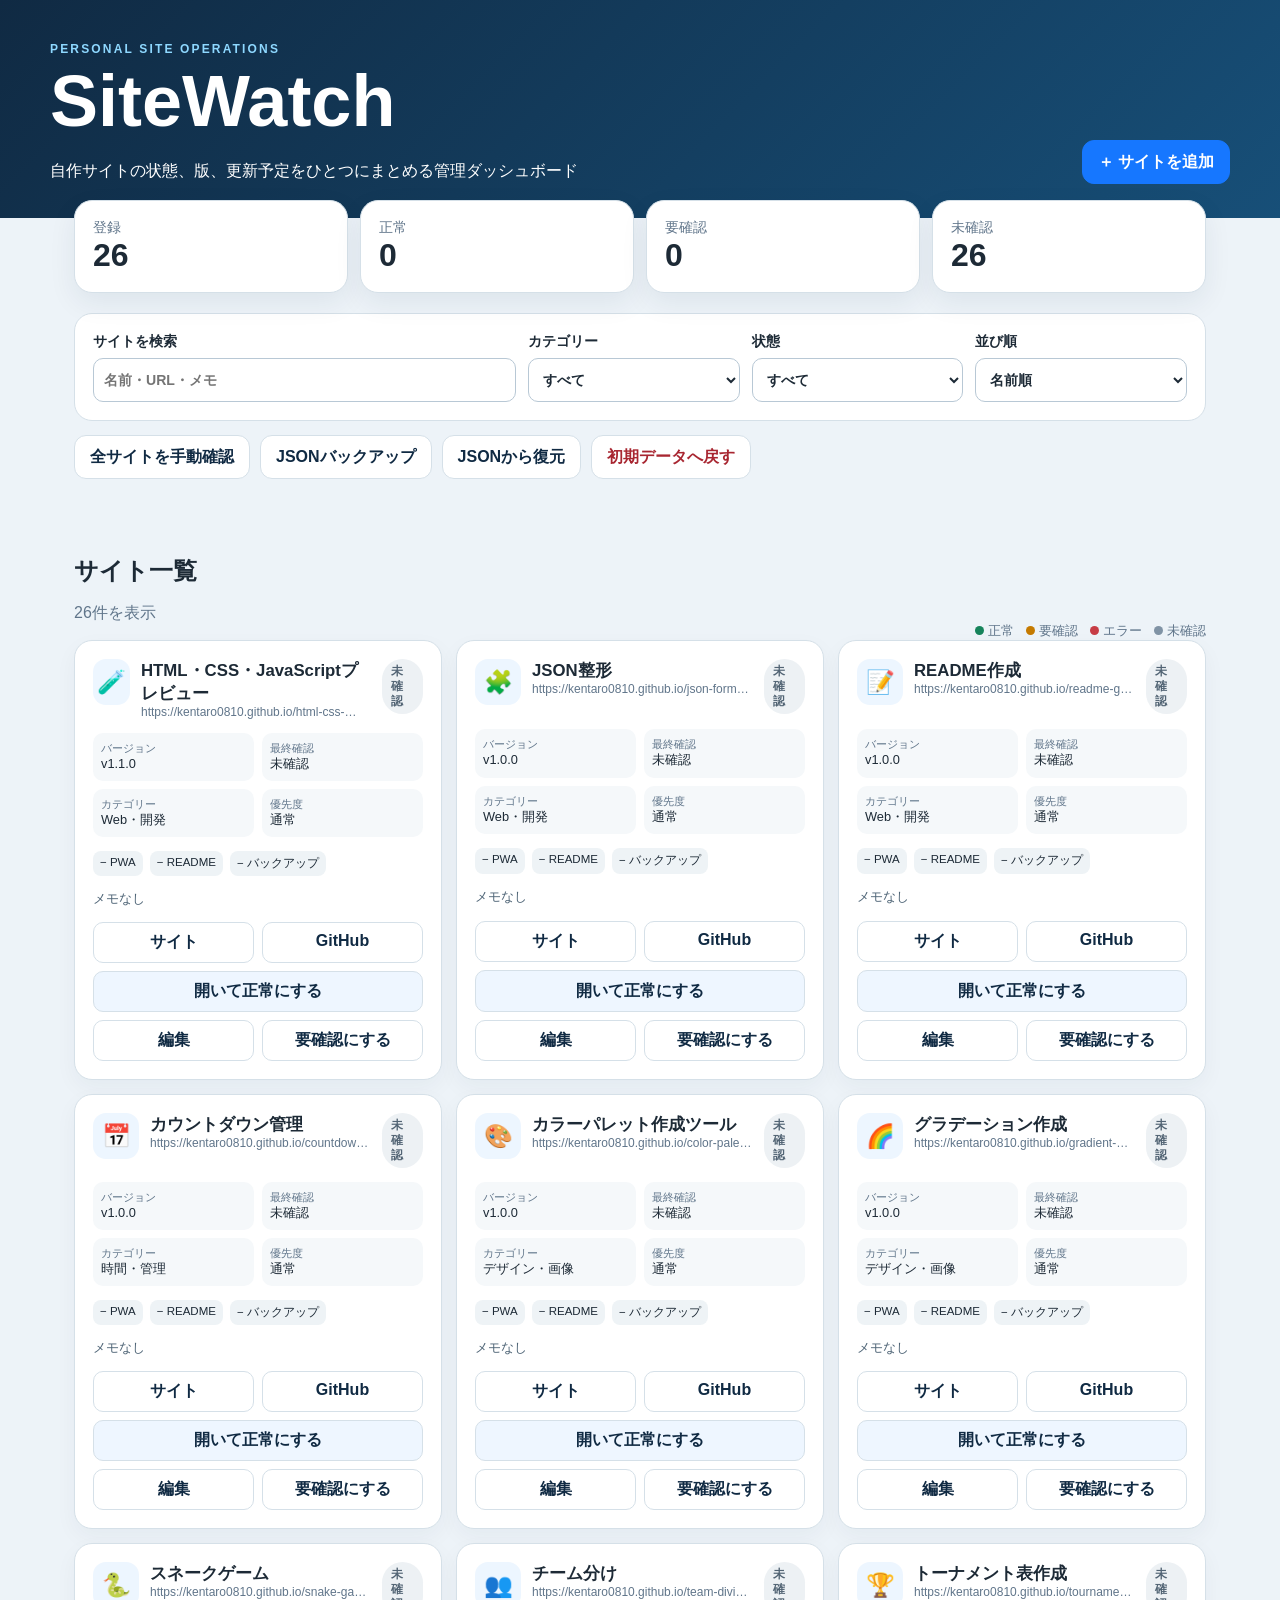
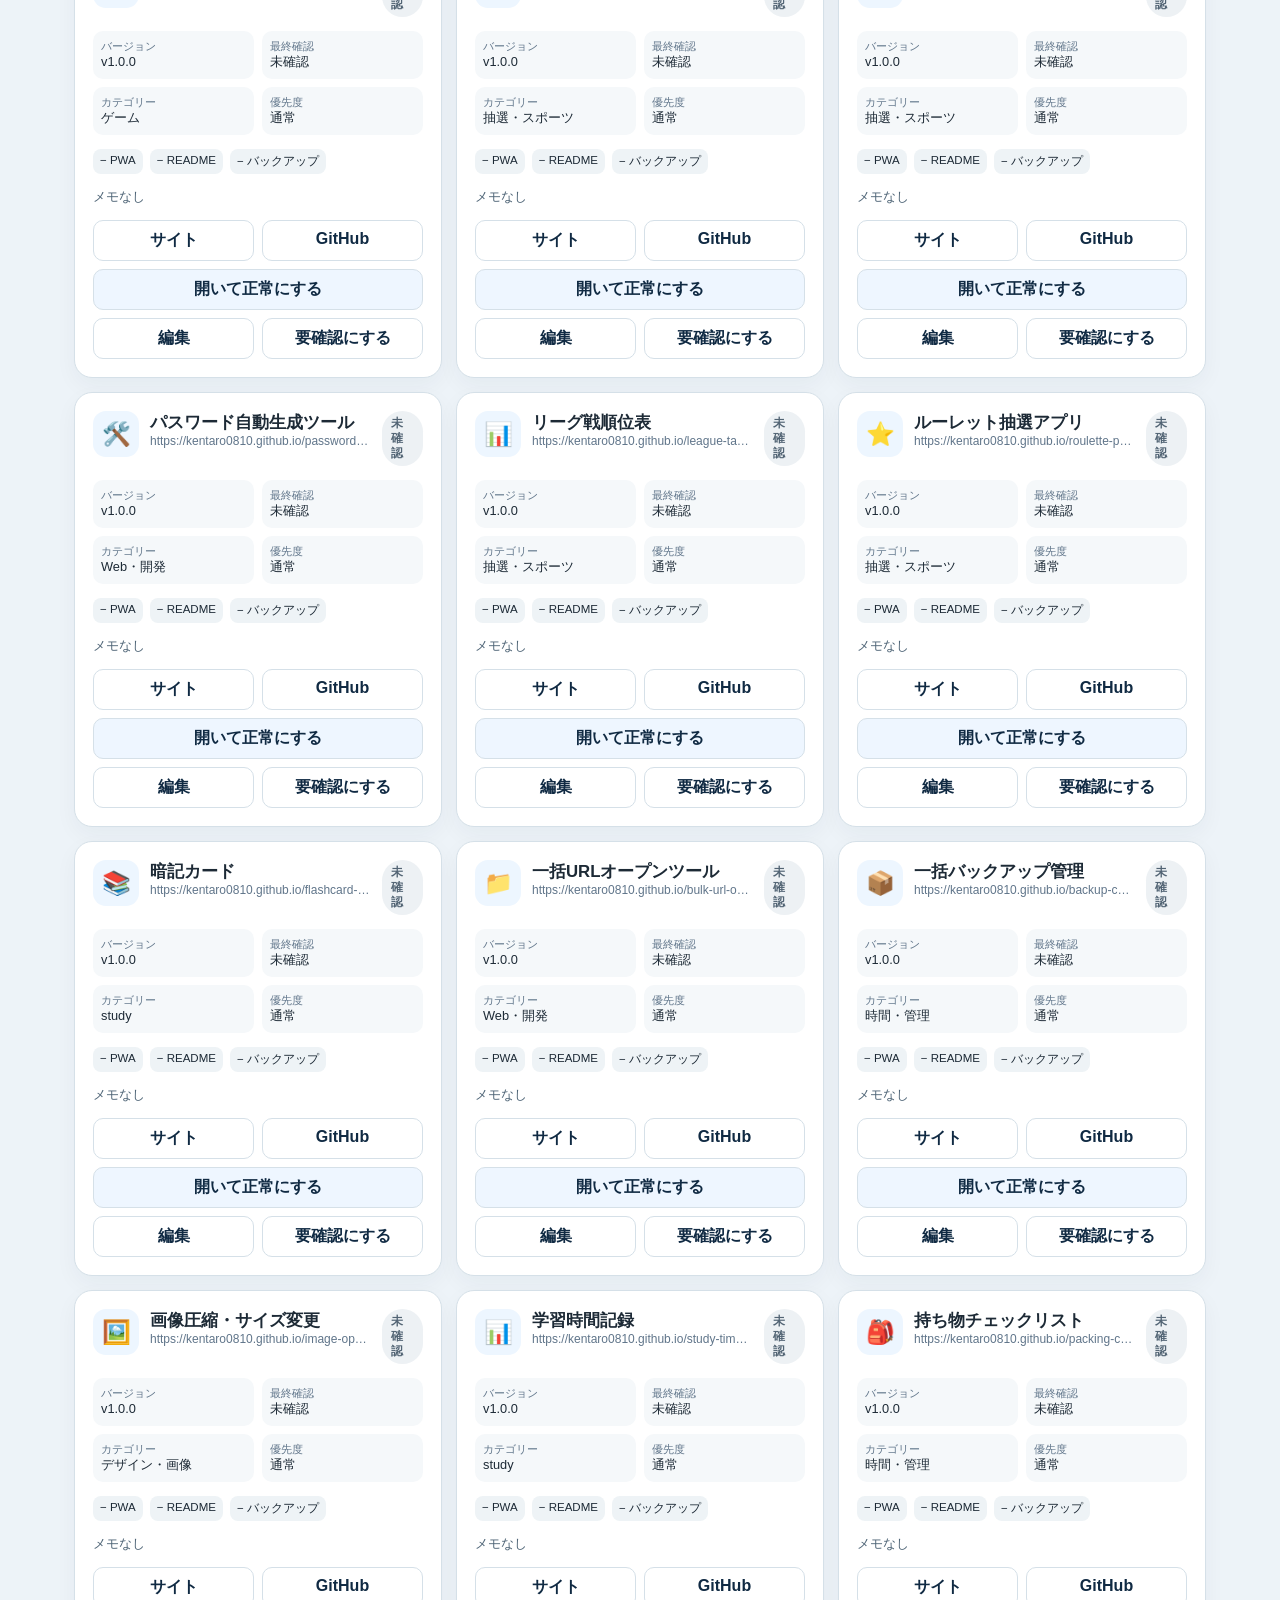
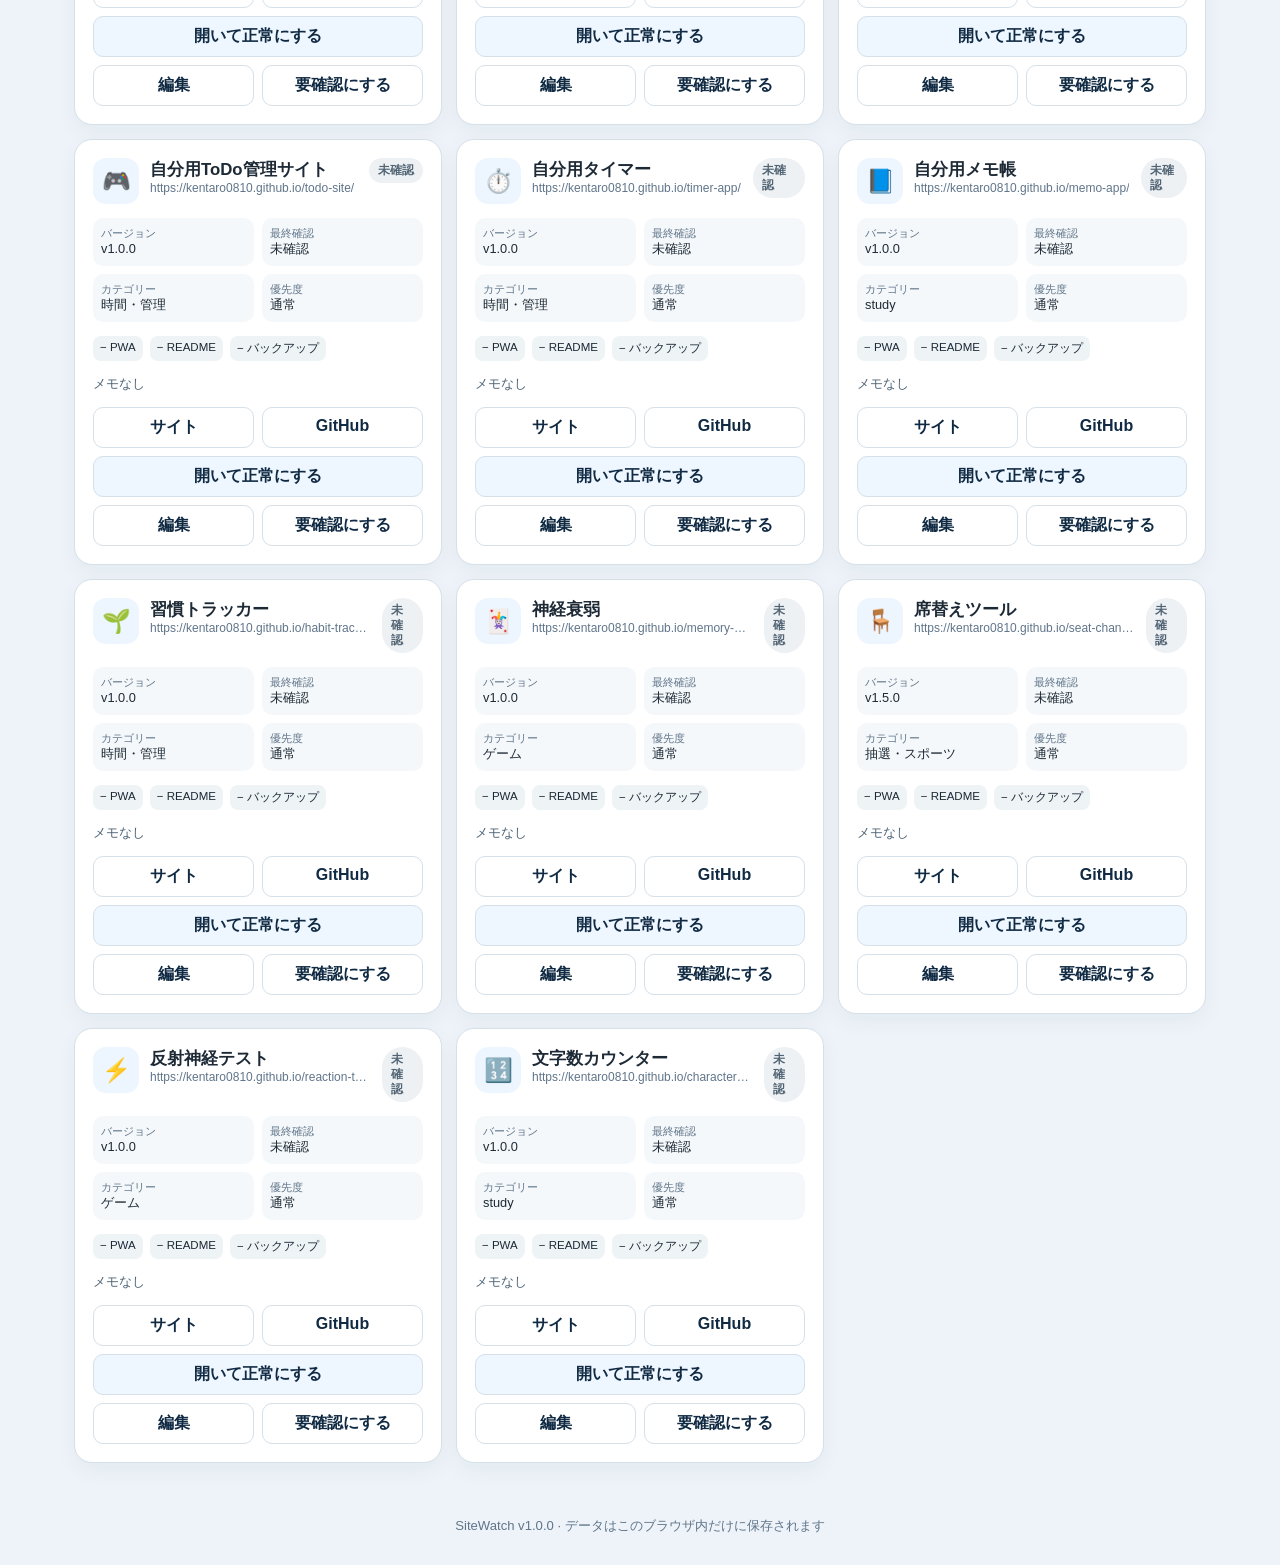
<file: index.html>
<!doctype html><html lang="ja"><head><meta charset="utf-8"><meta name="viewport" content="width=device-width,initial-scale=1,viewport-fit=cover"><meta name="theme-color" content="#102a43"><title>SiteWatch | 自作サイト管理</title><link rel="stylesheet" href="style.css?v=100"><link rel="manifest" href="manifest.webmanifest?v=100"></head><body><a class="skip" href="#main">本文へ</a><header><div><p class="eyebrow">PERSONAL SITE OPERATIONS</p><h1>SiteWatch</h1><p>自作サイトの状態、版、更新予定をひとつにまとめる管理ダッシュボード</p></div><button id="addBtn" class="primary">＋ サイトを追加</button></header><main id="main"><section class="summary" aria-label="概要"><article><span>登録</span><strong id="totalCount">0</strong></article><article><span>正常</span><strong id="okCount">0</strong></article><article><span>要確認</span><strong id="warnCount">0</strong></article><article><span>未確認</span><strong id="uncheckedCount">0</strong></article></section><section class="toolbar"><label class="search">サイトを検索<input id="search" type="search" placeholder="名前・URL・メモ"></label><label>カテゴリー<select id="category"><option value="all">すべて</option></select></label><label>状態<select id="status"><option value="all">すべて</option><option value="ok">正常</option><option value="warning">要確認</option><option value="error">エラー</option><option value="unchecked">未確認</option></select></label><label>並び順<select id="sort"><option value="name">名前順</option><option value="updated">確認日時順</option><option value="priority">優先度順</option></select></label></section><section class="actions"><button id="checkAll">全サイトを手動確認</button><button id="exportBtn">JSONバックアップ</button><button id="importBtn">JSONから復元</button><input id="importFile" type="file" accept="application/json" hidden><button id="resetBtn" class="danger-ghost">初期データへ戻す</button></section><p id="message" role="status" aria-live="polite"></p><section class="section-head"><div><h2>サイト一覧</h2><p id="resultCount"></p></div><div class="legend"><span><i class="dot ok"></i>正常</span><span><i class="dot warning"></i>要確認</span><span><i class="dot error"></i>エラー</span><span><i class="dot unchecked"></i>未確認</span></div></section><section id="grid" class="grid"></section><p id="empty" class="empty" hidden>条件に合うサイトがありません。</p></main><dialog id="editor"><form id="form" method="dialog"><div class="dialog-head"><h2 id="dialogTitle">サイトを追加</h2><button type="button" id="closeDialog" aria-label="閉じる">×</button></div><input id="editId" type="hidden"><div class="form-grid"><label>サイト名<input id="name" required maxlength="80"></label><label>アイコン<input id="icon" maxlength="4" placeholder="🌐"></label><label class="wide">公開URL<input id="url" required type="url" placeholder="https://..."></label><label class="wide">GitHubリポジトリ<input id="repo" type="url" placeholder="https://github.com/..."></label><label>カテゴリー<input id="editCategory" required maxlength="40"></label><label>バージョン<input id="version" maxlength="30" placeholder="v1.0.0"></label><label>状態<select id="editStatus"><option value="unchecked">未確認</option><option value="ok">正常</option><option value="warning">要確認</option><option value="error">エラー</option></select></label><label>優先度<select id="priority"><option value="low">低</option><option value="normal">通常</option><option value="high">高</option></select></label><label class="wide">メモ<textarea id="notes" rows="4" maxlength="500"></textarea></label><fieldset class="wide"><legend>整備状況</legend><label><input id="pwa" type="checkbox">PWA対応</label><label><input id="readme" type="checkbox">README整備済み</label><label><input id="backup" type="checkbox">バックアップ済み</label></fieldset></div><div class="dialog-actions"><button type="button" id="deleteBtn" class="danger" hidden>削除</button><button type="button" id="cancelBtn">キャンセル</button><button type="submit" class="primary">保存</button></div></form></dialog><footer>SiteWatch v1.0.0 · データはこのブラウザ内だけに保存されます</footer><script src="app.js?v=100"></script></body></html>
</file>
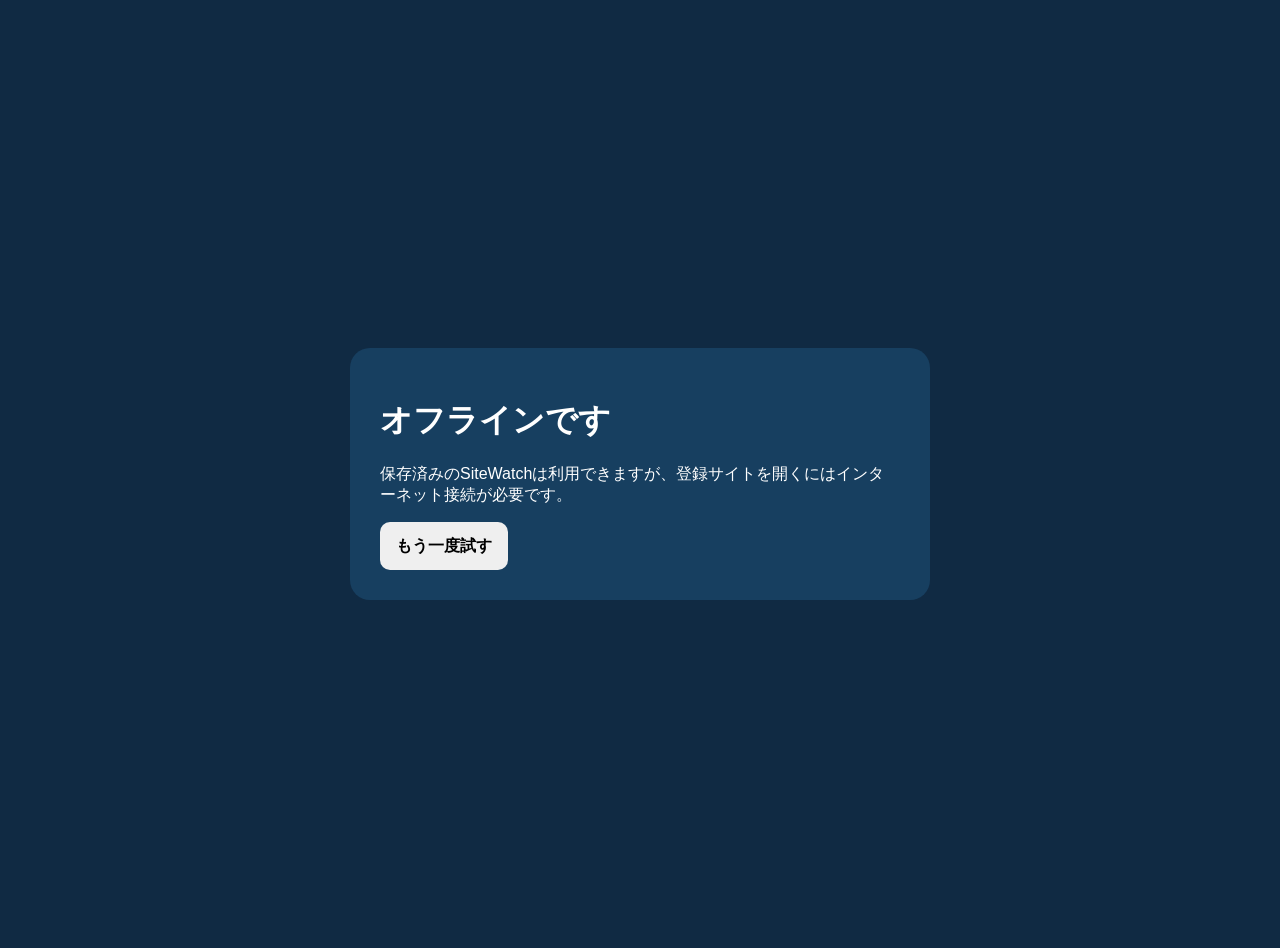
<file: offline.html>
<!doctype html><html lang="ja"><meta charset="utf-8"><meta name="viewport" content="width=device-width,initial-scale=1"><title>オフライン | SiteWatch</title><style>body{font-family:-apple-system,sans-serif;background:#102a43;color:white;min-height:100vh;display:grid;place-items:center;margin:0;padding:24px}.box{max-width:520px;background:#173f60;padding:30px;border-radius:20px}button{min-height:48px;padding:10px 16px;border:0;border-radius:10px;font:inherit;font-weight:700}</style><div class="box"><h1>オフラインです</h1><p>保存済みのSiteWatchは利用できますが、登録サイトを開くにはインターネット接続が必要です。</p><button onclick="location.reload()">もう一度試す</button></div></html>
</file>
<file: style.css>
*{box-sizing:border-box}:root{--navy:#102a43;--blue:#1677ff;--bg:#edf3f8;--text:#1d2a36;--muted:#60758a;--line:#d5e0e8;--ok:#16835b;--warn:#c57a00;--err:#c73c45}html{font-family:-apple-system,BlinkMacSystemFont,"Segoe UI",sans-serif;color:var(--text);background:var(--bg)}body{margin:0;min-width:320px}button,input,select,textarea{font:inherit}button{min-height:44px;border:1px solid var(--line);border-radius:12px;background:white;padding:10px 15px;font-weight:750;color:var(--navy);cursor:pointer}.primary{background:var(--blue);border-color:var(--blue);color:white}.danger{background:#c93640;border-color:#c93640;color:white}.danger-ghost{color:#a82631}.skip{position:fixed;left:12px;top:-70px;z-index:99;background:white;padding:12px}.skip:focus{top:12px}header{background:linear-gradient(135deg,#102a43,#174f78);color:white;padding:max(28px,env(safe-area-inset-top)) max(24px,calc((100% - 1180px)/2)) 34px;display:flex;justify-content:space-between;gap:24px;align-items:end}header h1{font-size:clamp(2.2rem,7vw,4.5rem);margin:0}.eyebrow{letter-spacing:.18em;font-size:.75rem;color:#8ed8ff;font-weight:900}header p{max-width:680px;line-height:1.65;margin-bottom:0}main{max-width:1180px;margin:auto;padding:24px}.summary{display:grid;grid-template-columns:repeat(4,1fr);gap:12px;margin-top:-42px}.summary article{background:white;border:1px solid var(--line);border-radius:18px;padding:18px;box-shadow:0 10px 28px #102a4312}.summary span{display:block;color:var(--muted);font-size:.86rem}.summary strong{font-size:2rem}.toolbar{display:grid;grid-template-columns:2fr repeat(3,1fr);gap:12px;background:white;padding:18px;border-radius:18px;margin-top:20px;border:1px solid var(--line)}label{display:grid;gap:7px;font-weight:750;font-size:.88rem}input,select,textarea{width:100%;min-height:44px;border:1px solid #b8c8d5;border-radius:10px;padding:10px;background:white;color:var(--text)}textarea{resize:vertical}.actions{display:flex;gap:10px;flex-wrap:wrap;margin:14px 0}#message{min-height:24px;color:var(--ok);font-weight:750}.section-head{display:flex;justify-content:space-between;gap:18px;align-items:end}.section-head h2{margin-bottom:0}.section-head p{color:var(--muted)}.legend{display:flex;gap:12px;flex-wrap:wrap;font-size:.8rem;color:var(--muted)}.dot{display:inline-block;width:9px;height:9px;border-radius:50%;margin-right:4px}.ok{background:var(--ok)}.warning{background:var(--warn)}.error{background:var(--err)}.unchecked{background:#8093a5}.grid{display:grid;grid-template-columns:repeat(3,1fr);gap:14px}.card{background:white;border:1px solid var(--line);border-radius:18px;padding:18px;display:grid;gap:14px;box-shadow:0 8px 22px #102a430b}.card-top{display:flex;justify-content:space-between;gap:12px}.identity{display:flex;gap:11px}.icon{width:46px;height:46px;border-radius:13px;background:#edf6ff;display:grid;place-items:center;font-size:1.45rem}.card h3{margin:0;font-size:1.05rem}.url{white-space:nowrap;overflow:hidden;text-overflow:ellipsis;color:var(--muted);font-size:.75rem;max-width:220px}.badge{align-self:start;border-radius:999px;padding:5px 9px;font-size:.72rem;font-weight:900;background:#eef2f5}.badge.ok{color:#0e6948;background:#dff6eb}.badge.warning{color:#8a5400;background:#fff0cf}.badge.error{color:#a12630;background:#ffe2e4}.badge.unchecked{color:#526474;background:#edf1f4}.meta{display:grid;grid-template-columns:1fr 1fr;gap:8px;font-size:.8rem}.meta div{background:#f5f8fa;border-radius:10px;padding:8px}.meta span{display:block;color:var(--muted);font-size:.7rem}.checks{display:flex;gap:7px;flex-wrap:wrap}.checks span{font-size:.72rem;background:#eef3f6;padding:5px 7px;border-radius:8px}.notes{font-size:.82rem;color:#4e6476;min-height:1.3em}.card-actions{display:grid;grid-template-columns:1fr 1fr;gap:8px}.card-actions a,.card-actions button{min-height:40px;border:1px solid var(--line);border-radius:10px;padding:9px;text-align:center;text-decoration:none;color:var(--navy);font-weight:750;background:white}.card-actions .wide{grid-column:1/-1;background:#eef6ff}.empty{text-align:center;background:white;padding:36px;border-radius:16px}dialog{width:min(720px,calc(100% - 24px));border:0;border-radius:20px;padding:0;box-shadow:0 30px 90px #0005}dialog::backdrop{background:#071828aa}form{padding:22px}.dialog-head,.dialog-actions{display:flex;justify-content:space-between;align-items:center;gap:10px}.dialog-head h2{margin:0}.dialog-head button{font-size:1.4rem}.form-grid{display:grid;grid-template-columns:1fr 1fr;gap:14px;margin:18px 0}.wide{grid-column:1/-1}fieldset{border:1px solid var(--line);border-radius:12px;padding:12px;display:flex;gap:16px;flex-wrap:wrap}fieldset label{display:flex;align-items:center}fieldset input{width:auto;min-height:0}.dialog-actions{justify-content:flex-end}.dialog-actions .danger{margin-right:auto}footer{text-align:center;color:var(--muted);padding:30px 20px max(30px,env(safe-area-inset-bottom));font-size:.82rem}@media(max-width:900px){.grid{grid-template-columns:repeat(2,1fr)}.toolbar{grid-template-columns:1fr 1fr}.search{grid-column:1/-1}}@media(max-width:620px){header{align-items:stretch;flex-direction:column}.summary{grid-template-columns:1fr 1fr;margin-top:-30px}.grid,.toolbar,.form-grid{grid-template-columns:1fr}.search,.wide{grid-column:auto}.section-head{align-items:start;flex-direction:column}.card-actions{grid-template-columns:1fr}.card-actions .wide{grid-column:auto}}@media(prefers-reduced-motion:reduce){*{scroll-behavior:auto!important;transition:none!important}}
</file>
